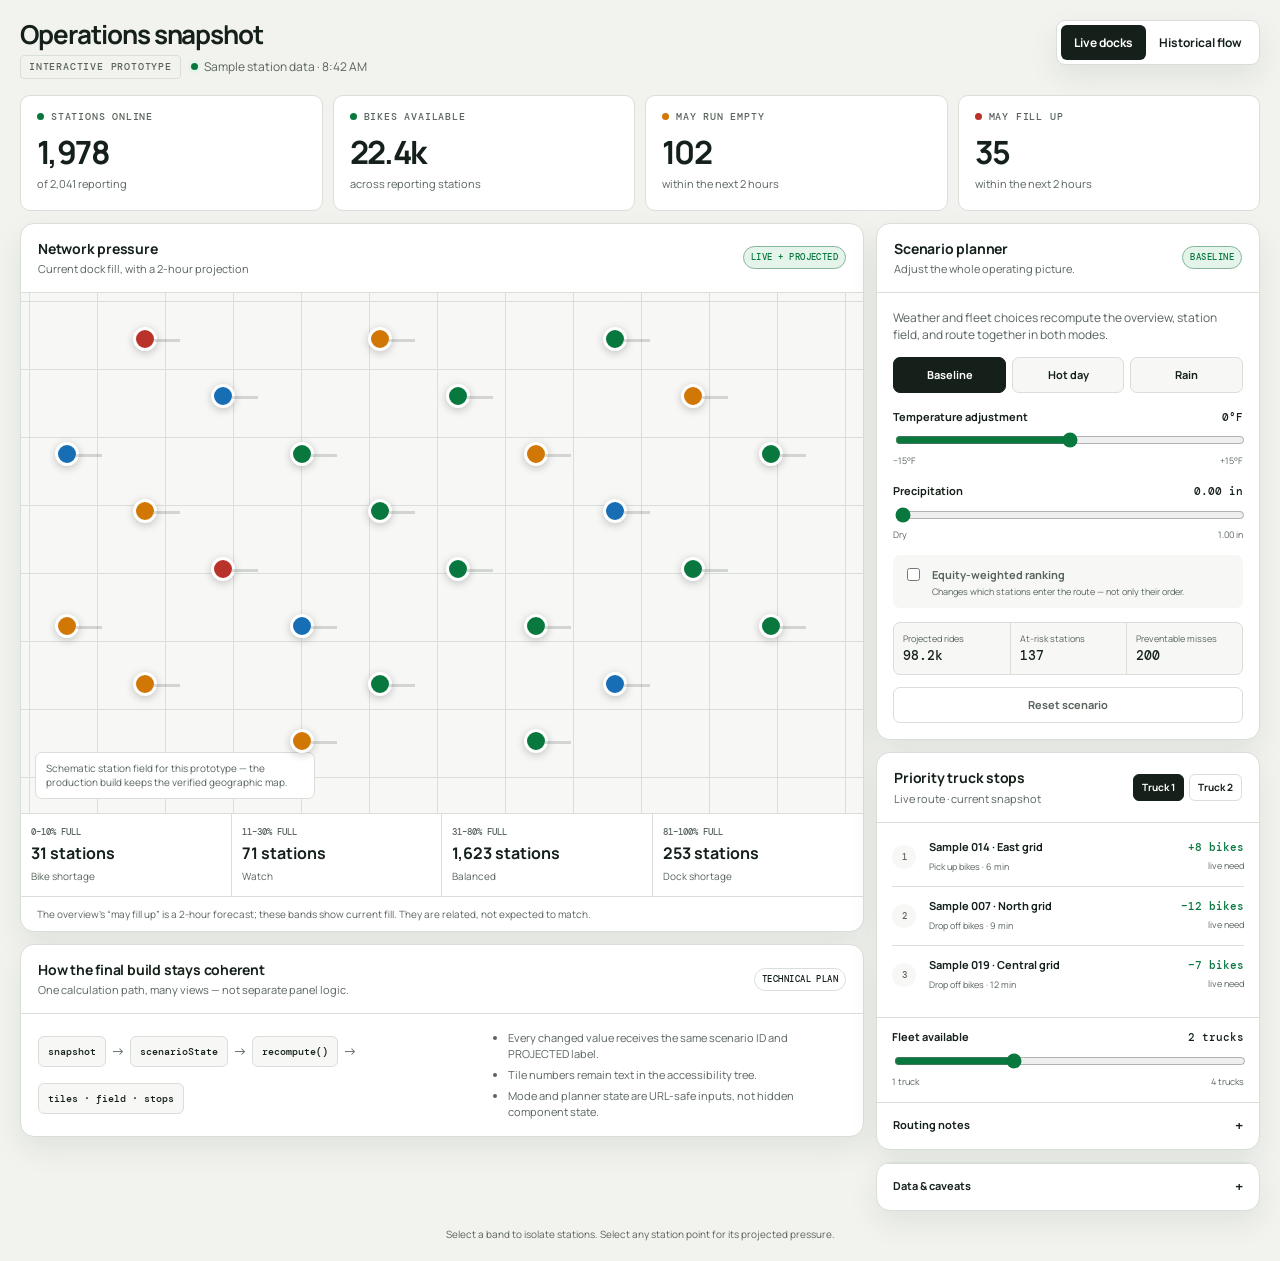
<file: Citi Bike Dashboard Redesign Mockup.html>
<!doctype html>
<html lang="en">
<head>
  <meta charset="utf-8" />
  <meta name="viewport" content="width=device-width, initial-scale=1, viewport-fit=cover" />
  <meta name="color-scheme" content="light dark" />
  <link rel="icon" href="data:," />
  <title>Citi Bike Dashboard Redesign Mockup</title>
  <style>
    @import url('https://fonts.googleapis.com/css2?family=DM+Mono:wght@400;500&family=Manrope:wght@400;500;600;700&display=swap');
    :root{
      color-scheme:light dark;
      --bg:#f2f3ef;--panel:#ffffff;--panel-2:#f7f8f5;--ink:#142019;--muted:#59645d;--line:#d8ded8;
      --green:#08783e;--green-soft:#e4f4ea;--lime:#b8dd2a;--amber:#d17705;--red:#b9332a;--blue:#176eb5;
      --shadow:0 12px 30px rgba(16,34,24,.08);--radius:14px;
    }
    @media(prefers-color-scheme:dark){:root{
      --bg:#0d130f;--panel:#151c17;--panel-2:#1b231d;--ink:#edf4ee;--muted:#aeb9b1;--line:#344039;
      --green:#62d68f;--green-soft:#193526;--lime:#c6e85a;--amber:#f0ab45;--red:#ef766d;--blue:#71b8ec;
      --shadow:0 14px 36px rgba(0,0,0,.26)
    }}
    *{box-sizing:border-box}html{background:var(--bg)}body{margin:0;background:var(--bg);color:var(--ink);font-family:Manrope,system-ui,sans-serif;font-size:14px;line-height:1.45}
    button,input{font:inherit}button{color:inherit}.shell{max-width:1580px;margin:auto;padding:20px}.topline{display:flex;align-items:flex-start;justify-content:space-between;gap:20px;margin-bottom:16px}.topline h1{font-size:26px;line-height:1.1;margin:0 0 6px;letter-spacing:-.04em}.subline{display:flex;gap:10px;align-items:center;flex-wrap:wrap;color:var(--muted);font-size:12px}.demo-tag{font:500 10px/1 DM Mono,monospace;letter-spacing:.08em;text-transform:uppercase;padding:6px 8px;border:1px solid var(--line);border-radius:4px}.fresh{display:inline-flex;gap:6px;align-items:center}.fresh:before{content:"";width:7px;height:7px;background:var(--green);border-radius:50%;box-shadow:0 0 0 3px var(--green-soft)}
    .mode{display:flex;background:var(--panel);padding:4px;border:1px solid var(--line);border-radius:9px;box-shadow:var(--shadow)}.mode button{border:0;background:transparent;padding:9px 13px;border-radius:6px;font-weight:700;font-size:12px;cursor:pointer}.mode button.active{background:var(--ink);color:var(--panel)}
    .tiles{display:grid;grid-template-columns:repeat(4,minmax(0,1fr));gap:10px;margin-bottom:12px}.tile{position:relative;background:var(--panel);border:1px solid var(--line);padding:15px 16px 13px;border-radius:10px;min-height:116px}.tile-label{font:500 10px/1.2 DM Mono,monospace;text-transform:uppercase;letter-spacing:.08em;color:var(--muted);display:flex;align-items:center;gap:7px}.dot{width:7px;height:7px;border-radius:50%;background:var(--green)}.tile:nth-child(3) .dot{background:var(--amber)}.tile:nth-child(4) .dot{background:var(--red)}.tile-value{font-size:32px;font-weight:700;letter-spacing:-.05em;line-height:1;margin:13px 0 8px}.tile-note{color:var(--muted);font-size:11px;padding-right:58px}.projection{position:absolute;right:10px;bottom:10px;font:500 9px/1 DM Mono,monospace;letter-spacing:.05em;text-transform:uppercase;padding:5px 6px;border-radius:4px;color:var(--green);background:var(--green-soft);display:none}.projected .projection{display:block}
    .layout{display:grid;grid-template-columns:minmax(0,1.65fr) minmax(350px,.75fr);gap:12px;align-items:start}.maincol,.sidecol{display:grid;gap:12px}.panel{background:var(--panel);border:1px solid var(--line);border-radius:var(--radius);box-shadow:var(--shadow);overflow:hidden}.panel-head{display:flex;align-items:center;justify-content:space-between;gap:12px;padding:15px 17px;border-bottom:1px solid var(--line)}.panel-head h2{font-size:14px;margin:0;letter-spacing:-.015em}.panel-head p{margin:2px 0 0;color:var(--muted);font-size:11px}.pill{font:500 9px/1 DM Mono,monospace;text-transform:uppercase;letter-spacing:.05em;padding:6px 7px;border:1px solid var(--line);border-radius:999px;white-space:nowrap}.pill.live{color:var(--green);border-color:color-mix(in srgb,var(--green) 40%,var(--line));background:var(--green-soft)}
    .network-wrap{position:relative;min-height:520px;background:var(--panel-2);overflow:hidden}.network{display:grid;grid-template-columns:repeat(10,1fr);grid-template-rows:repeat(8,1fr);gap:8px;padding:34px;min-height:520px;background-image:linear-gradient(var(--line) 1px,transparent 1px),linear-gradient(90deg,var(--line) 1px,transparent 1px);background-size:68px 68px;background-position:8px 8px}.station{width:24px;height:24px;border-radius:50%;border:3px solid var(--panel);box-shadow:0 2px 8px rgba(0,0,0,.22);cursor:pointer;position:relative;z-index:2;transition:transform .15s,opacity .15s}.station:hover,.station:focus-visible{transform:scale(1.28);outline:2px solid var(--ink);outline-offset:2px}.station.low{background:var(--red)}.station.watch{background:var(--amber)}.station.good{background:var(--green)}.station.full{background:var(--blue)}.station.dim{opacity:.14}.station::after{content:"";position:absolute;width:26px;height:3px;background:color-mix(in srgb,var(--ink) 16%,transparent);left:18px;top:9px;z-index:-1}.s1{grid-area:1/2}.s2{grid-area:1/5}.s3{grid-area:1/8}.s4{grid-area:2/3}.s5{grid-area:2/6}.s6{grid-area:2/9}.s7{grid-area:3/1}.s8{grid-area:3/4}.s9{grid-area:3/7}.s10{grid-area:3/10}.s11{grid-area:4/2}.s12{grid-area:4/5}.s13{grid-area:4/8}.s14{grid-area:5/3}.s15{grid-area:5/6}.s16{grid-area:5/9}.s17{grid-area:6/1}.s18{grid-area:6/4}.s19{grid-area:6/7}.s20{grid-area:6/10}.s21{grid-area:7/2}.s22{grid-area:7/5}.s23{grid-area:7/8}.s24{grid-area:8/4}.s25{grid-area:8/7}.map-veil{position:absolute;inset:0;pointer-events:none;background:linear-gradient(105deg,rgba(255,255,255,.04),transparent)}.geo-note{position:absolute;left:14px;bottom:14px;background:var(--panel);border:1px solid var(--line);border-radius:7px;padding:8px 10px;color:var(--muted);font-size:10px;max-width:280px}.tip{position:absolute;z-index:4;width:215px;background:var(--ink);color:var(--panel);padding:12px;border-radius:8px;box-shadow:var(--shadow);display:none}.tip.show{display:block}.tip strong{display:block;margin-bottom:4px}.tip span{font-size:11px;opacity:.8}.tip-grid{display:grid;grid-template-columns:1fr 1fr;gap:7px;margin-top:9px}.tip-grid b{font:500 12px DM Mono,monospace}
    .legend{display:grid;grid-template-columns:repeat(4,1fr);border-top:1px solid var(--line)}.band{border:0;background:var(--panel);padding:12px 10px;text-align:left;cursor:pointer;border-right:1px solid var(--line)}.band:last-child{border-right:0}.band.active{background:var(--panel-2)}.band-k{font:500 9px DM Mono,monospace;text-transform:uppercase;color:var(--muted)}.band-v{font-size:16px;font-weight:700;margin:4px 0}.band-desc{font-size:10px;color:var(--muted)}
    .micro-explain{padding:10px 16px;border-top:1px solid var(--line);font-size:10px;color:var(--muted)}
    .planner{padding:16px}.planner-intro{font-size:12px;color:var(--muted);margin:0 0 13px}.presets{display:grid;grid-template-columns:repeat(3,1fr);gap:6px}.preset{border:1px solid var(--line);background:var(--panel-2);border-radius:7px;padding:9px 6px;cursor:pointer;font-weight:700;font-size:11px}.preset.active{background:var(--ink);color:var(--panel);border-color:var(--ink)}.control{margin-top:16px}.control-line{display:flex;align-items:center;justify-content:space-between;gap:12px;margin-bottom:6px}.control label{font-weight:700;font-size:11px}.mono{font:500 11px DM Mono,monospace}.control input[type=range]{width:100%;accent-color:var(--green)}.scale{display:flex;justify-content:space-between;color:var(--muted);font-size:9px}.checkline{margin-top:14px;background:var(--panel-2);padding:10px;border-radius:7px;display:flex;gap:9px;align-items:flex-start}.checkline input{margin-top:3px;accent-color:var(--green)}.checkline strong{font-size:11px;display:block}.checkline span{font-size:9px;color:var(--muted);display:block;margin-top:2px}.impact{display:grid;grid-template-columns:repeat(3,1fr);gap:1px;background:var(--line);border:1px solid var(--line);border-radius:7px;overflow:hidden;margin-top:14px}.impact>div{background:var(--panel-2);padding:9px}.impact small{display:block;color:var(--muted);font-size:9px}.impact b{font:500 13px DM Mono,monospace}.reset{width:100%;border:1px solid var(--line);background:transparent;border-radius:7px;padding:9px;margin-top:12px;cursor:pointer;color:var(--muted);font-weight:700;font-size:11px}
    .tabs{display:flex;gap:5px}.tabs button{border:1px solid var(--line);background:transparent;border-radius:6px;padding:5px 8px;font-size:10px;font-weight:700;cursor:pointer}.tabs button.active{background:var(--ink);color:var(--panel);border-color:var(--ink)}.stops{padding:5px 15px 13px}.stop{display:grid;grid-template-columns:28px 1fr auto;align-items:center;gap:9px;padding:11px 0;border-bottom:1px solid var(--line)}.stop:last-child{border:0}.rank{width:24px;height:24px;border-radius:50%;background:var(--panel-2);display:grid;place-items:center;font:500 10px DM Mono,monospace}.stop strong{font-size:11px;display:block}.stop span{font-size:9px;color:var(--muted)}.move{text-align:right}.move b{font:500 11px DM Mono,monospace;color:var(--green);display:block}.move span{font-size:9px}.fleet{padding:11px 15px 14px;border-top:1px solid var(--line)}.fleet .control{margin-top:0}
    details{border-top:1px solid var(--line)}summary{list-style:none;cursor:pointer;padding:14px 16px;font-weight:700;font-size:11px;display:flex;justify-content:space-between}summary::-webkit-details-marker{display:none}summary:after{content:"+";font:500 14px DM Mono,monospace}details[open] summary:after{content:"−"}.details-body{padding:0 16px 16px;color:var(--muted);font-size:11px}.details-body code{font-family:DM Mono,monospace;color:var(--ink)}
    .tech{padding:16px 17px;display:grid;grid-template-columns:1.1fr .9fr;gap:18px}.flow{display:flex;gap:5px;align-items:center;flex-wrap:wrap}.node{border:1px solid var(--line);border-radius:6px;padding:8px 9px;font:500 10px DM Mono,monospace;background:var(--panel-2)}.arrow{color:var(--muted)}.tech ul{margin:0;padding-left:17px;color:var(--muted);font-size:11px}.tech li+li{margin-top:5px}
    .mobile-nav{display:none}.footer-note{padding:16px 0 0;color:var(--muted);font-size:10px;text-align:center}
    @media(max-width:980px){.layout{grid-template-columns:1fr}.sidecol{grid-row:1}.network-wrap,.network{min-height:480px}.tiles{grid-template-columns:repeat(2,1fr)}}
    @media(max-width:620px){.shell{padding:12px}.topline{align-items:stretch;flex-direction:column}.mode{width:100%}.mode button{flex:1}.tiles{grid-template-columns:1fr 1fr;gap:7px}.tile{min-height:110px;padding:12px}.tile-value{font-size:27px}.tile-note{padding-right:0}.projection{position:static;display:none;width:max-content;margin-top:7px}.projected .projection{display:block}.layout{display:block}.maincol,.sidecol{display:block}.panel{margin-bottom:10px}.network-wrap,.network{min-height:390px}.network{grid-template-columns:repeat(7,1fr);grid-template-rows:repeat(8,1fr);padding:24px 20px;gap:5px;background-size:52px 52px}.station:nth-of-type(n+19){display:none}.legend{grid-template-columns:1fr 1fr}.band:nth-child(2){border-right:0}.band:nth-child(-n+2){border-bottom:1px solid var(--line)}.presets{grid-template-columns:1fr}.tech{grid-template-columns:1fr}.panel-head{padding:13px}.geo-note{right:12px;max-width:none}.tip{width:190px}.footer-note{padding-bottom:10px}}
    @media(prefers-reduced-motion:reduce){*{scroll-behavior:auto!important;transition:none!important}}
  </style>
</head>
<body>
<main class="shell">
  <header class="topline">
    <div>
      <h1>Operations snapshot</h1>
      <div class="subline"><span class="demo-tag">Interactive prototype</span><span class="fresh">Sample station data · 8:42 AM</span></div>
    </div>
    <div class="mode" role="group" aria-label="Data mode">
      <button type="button" data-mode="live" class="active" aria-pressed="true">Live docks</button>
      <button type="button" data-mode="history" aria-pressed="false">Historical flow</button>
    </div>
  </header>

  <section class="tiles" aria-label="Network overview">
    <article class="tile"><div class="tile-label"><i class="dot"></i>Stations online</div><div class="tile-value" data-metric="online">1,978</div><div class="tile-note">of 2,041 reporting</div><span class="projection">Projected</span></article>
    <article class="tile"><div class="tile-label"><i class="dot"></i>Bikes available</div><div class="tile-value" data-metric="bikes">22.4k</div><div class="tile-note">across reporting stations</div><span class="projection">Projected</span></article>
    <article class="tile"><div class="tile-label"><i class="dot"></i>May run empty</div><div class="tile-value" data-metric="empty">102</div><div class="tile-note">within the next 2 hours</div><span class="projection">Projected</span></article>
    <article class="tile"><div class="tile-label"><i class="dot"></i>May fill up</div><div class="tile-value" data-metric="full">35</div><div class="tile-note">within the next 2 hours</div><span class="projection">Projected</span></article>
  </section>

  <section class="layout">
    <div class="maincol">
      <section class="panel" aria-labelledby="field-title">
        <div class="panel-head"><div><h2 id="field-title">Network pressure</h2><p id="field-sub">Current dock fill, with a 2-hour projection</p></div><span class="pill live" id="field-pill">Live + projected</span></div>
        <div class="network-wrap">
          <div class="network" id="network" aria-label="Abstract sample station network; select a point for details"></div>
          <div class="map-veil"></div>
          <div class="tip" id="tip" role="status" aria-live="polite"></div>
          <div class="geo-note">Schematic station field for this prototype — the production build keeps the verified geographic map.</div>
        </div>
        <div class="legend" id="legend">
          <button class="band" data-filter="low"><div class="band-k">0–10% full</div><div class="band-v"><span data-band="low">31</span> stations</div><div class="band-desc">Bike shortage</div></button>
          <button class="band" data-filter="watch"><div class="band-k">11–30% full</div><div class="band-v"><span data-band="watch">71</span> stations</div><div class="band-desc">Watch</div></button>
          <button class="band" data-filter="good"><div class="band-k">31–80% full</div><div class="band-v"><span data-band="good">1,623</span> stations</div><div class="band-desc">Balanced</div></button>
          <button class="band" data-filter="full"><div class="band-k">81–100% full</div><div class="band-v"><span data-band="full">253</span> stations</div><div class="band-desc">Dock shortage</div></button>
        </div>
        <div class="micro-explain">The overview’s “may fill up” is a 2-hour forecast; these bands show current fill. They are related, not expected to match.</div>
      </section>

      <section class="panel" aria-labelledby="tech-title">
        <div class="panel-head"><div><h2 id="tech-title">How the final build stays coherent</h2><p>One calculation path, many views — not separate panel logic.</p></div><span class="pill">Technical plan</span></div>
        <div class="tech">
          <div class="flow" aria-label="State flow diagram"><span class="node">snapshot</span><span class="arrow">→</span><span class="node">scenarioState</span><span class="arrow">→</span><span class="node">recompute()</span><span class="arrow">→</span><span class="node">tiles · field · stops</span></div>
          <ul><li>Every changed value receives the same scenario ID and PROJECTED label.</li><li>Tile numbers remain text in the accessibility tree.</li><li>Mode and planner state are URL-safe inputs, not hidden component state.</li></ul>
        </div>
      </section>
    </div>

    <aside class="sidecol">
      <section class="panel" aria-labelledby="planner-title">
        <div class="panel-head"><div><h2 id="planner-title">Scenario planner</h2><p>Adjust the whole operating picture.</p></div><span class="pill live" id="scenario-label">Baseline</span></div>
        <div class="planner">
          <p class="planner-intro">Weather and fleet choices recompute the overview, station field, and route together in both modes.</p>
          <div class="presets" role="group" aria-label="Weather presets">
            <button class="preset active" data-preset="baseline">Baseline</button><button class="preset" data-preset="hot">Hot day</button><button class="preset" data-preset="rain">Rain</button>
          </div>
          <div class="control"><div class="control-line"><label for="temp">Temperature adjustment</label><output id="tempOut" class="mono">0°F</output></div><input id="temp" type="range" min="-15" max="15" value="0" step="1"><div class="scale"><span>−15°F</span><span>+15°F</span></div></div>
          <div class="control"><div class="control-line"><label for="rain">Precipitation</label><output id="rainOut" class="mono">0.00 in</output></div><input id="rain" type="range" min="0" max="100" value="0" step="5"><div class="scale"><span>Dry</span><span>1.00 in</span></div></div>
          <label class="checkline"><input id="equity" type="checkbox"><span><strong>Equity-weighted ranking</strong><span>Changes which stations enter the route — not only their order.</span></span></label>
          <div class="impact"><div><small>Projected rides</small><b id="rides">98.2k</b></div><div><small>At-risk stations</small><b id="risk">137</b></div><div><small>Preventable misses</small><b id="miss">218</b></div></div>
          <button class="reset" type="button" id="reset">Reset scenario</button>
        </div>
      </section>

      <section class="panel" aria-labelledby="stops-title">
        <div class="panel-head"><div><h2 id="stops-title">Priority truck stops</h2><p id="route-caption">Live route · current snapshot</p></div><div class="tabs" role="group" aria-label="Truck route"><button class="active" data-truck="1">Truck 1</button><button data-truck="2">Truck 2</button></div></div>
        <div class="stops" id="stops"></div>
        <div class="fleet"><div class="control"><div class="control-line"><label for="fleet">Fleet available</label><output id="fleetOut" class="mono">2 trucks</output></div><input id="fleet" type="range" min="1" max="4" value="2" step="1"><div class="scale"><span>1 truck</span><span>4 trucks</span></div></div></div>
        <details><summary>Routing notes</summary><div class="details-body">Stops update from the same <code>recompute(mode, scenario)</code> result as the overview. The production version would use verified station records and travel-time constraints.</div></details>
      </section>

      <section class="panel"><details><summary>Data & caveats</summary><div class="details-body">This page is an interactive design prototype with sample values, not a live operations feed. It demonstrates the intended information architecture and cross-panel behavior before implementation against the real Citi Bike pipeline.</div></details></section>
    </aside>
  </section>
  <div class="footer-note">Select a band to isolate stations. Select any station point for its projected pressure.</div>
</main>
<script>
(() => {
  const $ = s => document.querySelector(s), $$ = s => [...document.querySelectorAll(s)];
  const state = {mode:'live', preset:'baseline', temp:0, rain:0, equity:false, fleet:2, truck:1, filter:null};
  const stations = Array.from({length:25}, (_,i)=>({
    id:i+1, base:[8,24,48,86,65,19,92,38,13,74,29,57,83,6,43,78,21,96,34,69,15,54,88,27,61][i]
  }));
  function band(fill){return fill<=10?'low':fill<=30?'watch':fill<=80?'good':'full'}
  function scenarioName(){return state.preset==='baseline'?'Baseline':state.preset==='hot'?'Hot day':'Rain'}
  function delta(){return Math.round(state.temp*.55 - state.rain*.12 + (state.mode==='history'?3:0))}
  function fillFor(s){return Math.max(1,Math.min(99,s.base+delta()+((s.id%4)-2)*Math.round(state.rain/28)))}
  function metric(selector,value){document.querySelector(`[data-metric="${selector}"]`).textContent=value}
  function renderStations(){
    const net=$('#network'); net.innerHTML='';
    stations.forEach((s,i)=>{const fill=fillFor(s), b=band(fill), btn=document.createElement('button');btn.className=`station ${b} s${i+1}${state.filter&&state.filter!==b?' dim':''}`;btn.setAttribute('aria-label',`Sample station ${String(s.id).padStart(3,'0')}, ${fill}% full`);btn.addEventListener('click',e=>showTip(e,s,fill,b));net.append(btn)})
  }
  function showTip(e,s,fill,b){const t=$('#tip');t.innerHTML=`<strong>Sample station ${String(s.id).padStart(3,'0')}</strong><span>${state.mode==='live'?'Current fill + two-hour pressure':'Typical AM flow'} · ${scenarioName()}</span><div class="tip-grid"><div><span>Dock fill</span><br><b>${fill}%</b></div><div><span>Status</span><br><b>${b==='low'?'Bike need':b==='full'?'Dock need':'Balanced'}</b></div></div>`;const rect=$('.network-wrap').getBoundingClientRect(), r=e.currentTarget.getBoundingClientRect();t.style.left=Math.min(rect.width-225,Math.max(8,r.left-rect.left+28))+'px';t.style.top=Math.min(rect.height-120,Math.max(8,r.top-rect.top-20))+'px';t.classList.add('show')}
  function routeData(){
    const hot=state.temp>5, wet=state.rain>30, eq=state.equity;
    const a=state.truck===1?[
      ['Sample 014 · East grid','Pick up',hot?'+11':'+8'],['Sample 007 · North grid','Drop off',wet?'−9':'−12'],[eq?'Sample 021 · Access zone':'Sample 019 · Central grid','Drop off','−7']
    ]:[
      ['Sample 004 · West grid','Drop off',hot?'−10':'−6'],['Sample 023 · South grid','Pick up',wet?'+12':'+9'],[eq?'Sample 011 · Access zone':'Sample 016 · East grid','Pick up','+6']
    ]; return a;
  }
  function renderStops(){
    $('#stops').innerHTML=routeData().map((x,i)=>`<div class="stop"><span class="rank">${i+1}</span><div><strong>${x[0]}</strong><span>${x[1]} bikes · ${6+i*3} min</span></div><div class="move"><b>${x[2]} bikes</b><span>${state.mode==='live'?'live need':'typical need'}</span></div></div>`).join('');
  }
  function render(){
    const applied=state.preset!=='baseline'||state.temp!==0||state.rain!==0;
    const d=delta(), rides=Math.max(61,98.2+state.temp*.62-state.rain*.21), risk=Math.max(58,137+Math.abs(d)*3+Math.round(state.rain*.18)), misses=Math.max(70,218+Math.abs(d)*6-state.fleet*9);
    metric('online',state.mode==='live'?'1,978':'1,941'); metric('bikes',(22.4+d*.08).toFixed(1)+'k'); metric('empty',String(Math.max(38,102-d*2+Math.round(state.rain*.22)))); metric('full',String(Math.max(18,35+d+Math.round(state.rain*.08))));
    $$('.tile').forEach((el,i)=>el.classList.toggle('projected',applied&&i>0));
    const bands={low:31,watch:71,good:1623,full:253}; if(applied){bands.low+=Math.max(0,-d)+Math.round(state.rain/12);bands.watch+=Math.abs(d)*2;bands.good-=Math.abs(d)*4+Math.round(state.rain/10);bands.full+=Math.max(0,d)+Math.round(state.rain/20)}
    Object.entries(bands).forEach(([k,v])=>$(`[data-band="${k}"]`).textContent=v.toLocaleString());
    $('#rides').textContent=rides.toFixed(1)+'k';$('#risk').textContent=risk;$('#miss').textContent=misses;
    $('#scenario-label').textContent=scenarioName();$('#route-caption').textContent=`${state.mode==='live'?'Live route · current snapshot':'Historical route · AM window'}${applied?' + '+scenarioName():''}`;
    $('#field-sub').textContent=state.mode==='live'?'Current dock fill, with a 2-hour projection':'Typical AM flow, by station pressure';$('#field-pill').textContent=state.mode==='live'?'Live + projected':'Historical AM';
    $('#tempOut').textContent=(state.temp>0?'+':'')+state.temp+'°F';$('#rainOut').textContent=(state.rain/100).toFixed(2)+' in';$('#fleetOut').textContent=state.fleet+' truck'+(state.fleet>1?'s':'');
    renderStations();renderStops();
  }
  $$('.mode button').forEach(b=>b.onclick=()=>{state.mode=b.dataset.mode;$$('.mode button').forEach(x=>{x.classList.toggle('active',x===b);x.setAttribute('aria-pressed',x===b)});render()});
  $$('.preset').forEach(b=>b.onclick=()=>{state.preset=b.dataset.preset;if(state.preset==='baseline'){state.temp=0;state.rain=0}else if(state.preset==='hot'){state.temp=12;state.rain=0}else{state.temp=-4;state.rain=65}$('#temp').value=state.temp;$('#rain').value=state.rain;$$('.preset').forEach(x=>x.classList.toggle('active',x===b));render()});
  $('#temp').oninput=e=>{state.temp=+e.target.value;state.preset='custom';$$('.preset').forEach(x=>x.classList.remove('active'));render()};$('#rain').oninput=e=>{state.rain=+e.target.value;state.preset='custom';$$('.preset').forEach(x=>x.classList.remove('active'));render()};
  $('#equity').onchange=e=>{state.equity=e.target.checked;render()};$('#fleet').oninput=e=>{state.fleet=+e.target.value;render()};
  $$('.tabs button').forEach(b=>b.onclick=()=>{state.truck=+b.dataset.truck;$$('.tabs button').forEach(x=>x.classList.toggle('active',x===b));renderStops()});
  $$('.band').forEach(b=>b.onclick=()=>{state.filter=state.filter===b.dataset.filter?null:b.dataset.filter;$$('.band').forEach(x=>x.classList.toggle('active',state.filter===x.dataset.filter));renderStations()});
  $('#reset').onclick=()=>{Object.assign(state,{preset:'baseline',temp:0,rain:0,equity:false,fleet:2,filter:null});$('#temp').value=0;$('#rain').value=0;$('#equity').checked=false;$('#fleet').value=2;$$('.preset').forEach(x=>x.classList.toggle('active',x.dataset.preset==='baseline'));$$('.band').forEach(x=>x.classList.remove('active'));render()};
  document.addEventListener('click',e=>{if(!e.target.classList.contains('station'))$('#tip').classList.remove('show')}); render();
})();
</script>
</body>
</html>
</file>
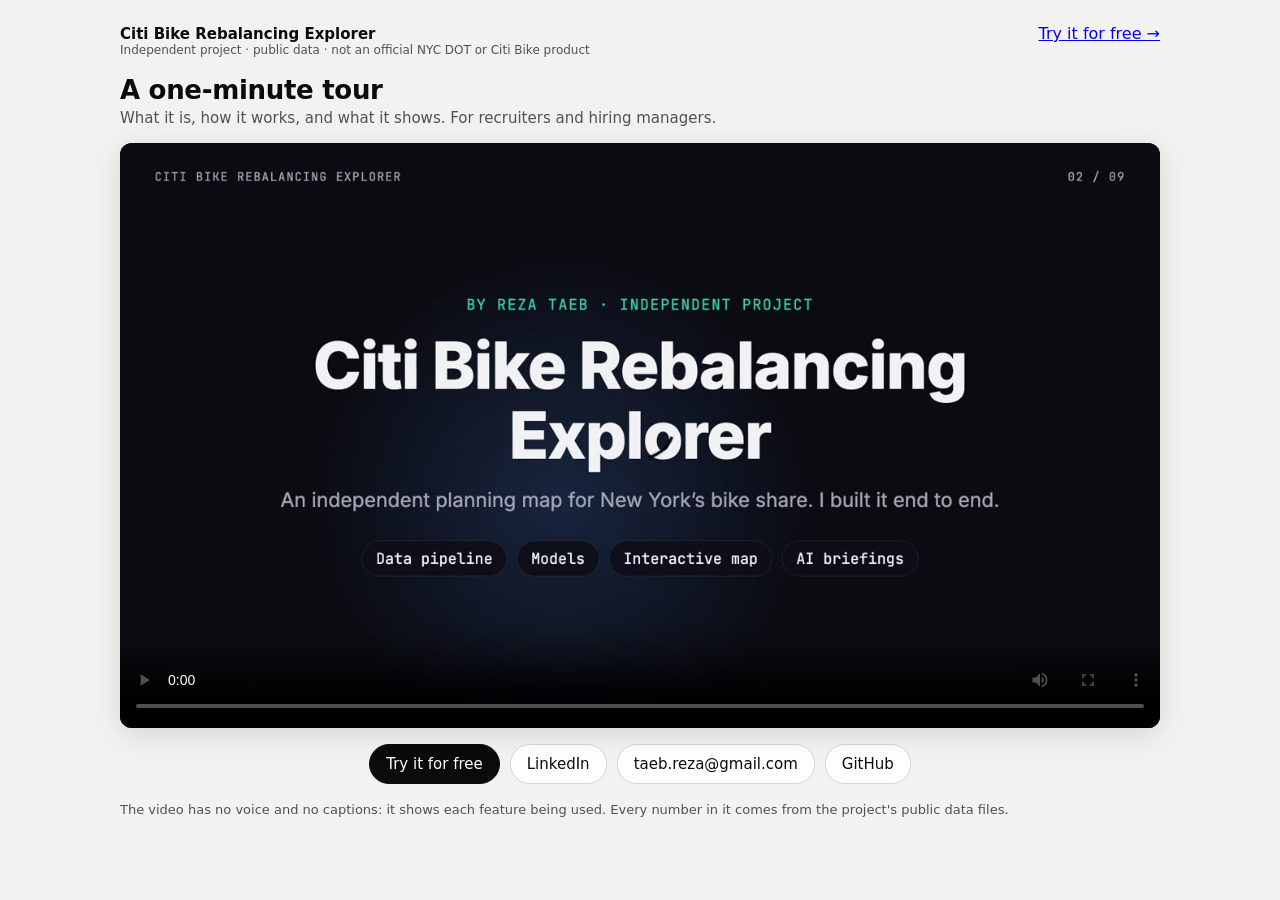
<file: video.html>
<!doctype html>
<html lang="en">
<head>
<meta charset="utf-8">
<meta name="viewport" content="width=device-width, initial-scale=1">
<title>Video Tour · Citi Bike Rebalancing Explorer</title>
<link rel="icon" href="data:,">
<meta name="description" content="A one-minute tour of the Citi Bike Rebalancing Explorer, by Reza Taeb.">
<style>
  /* Same light palette and system font as dashboard.html. */
  :root { --bg: #f3f2f0; --card: #ffffff; --ink: #0b0b0b; --muted: #52514e; --line: #d8d7d3; --accent: #c9832b; }
  html, body { margin: 0; padding: 0; background: var(--bg); color: var(--ink); font-family: system-ui, -apple-system, "Segoe UI", sans-serif; }
  main { max-width: 1040px; margin: 0 auto; padding: 24px 16px 48px; }
  header { display: flex; justify-content: space-between; align-items: baseline; gap: 12px; flex-wrap: wrap; margin-bottom: 18px; }
  .brand { font-weight: 700; font-size: 15px; }
  .brand small { display: block; font-weight: 400; color: var(--muted); font-size: 12px; }
  h1 { font-size: 26px; margin: 0 0 4px; letter-spacing: -0.3px; }
  .sub { color: var(--muted); margin: 0 0 16px; font-size: 15px; }
  .player { position: relative; border-radius: 12px; overflow: hidden; background: #0b0b12; box-shadow: 0 6px 30px rgba(0,0,0,0.12); }
  video { display: block; width: 100%; height: auto; }
  /* The video's last slide, rebuilt in HTML so its links can be clicked. */
  /* Solid, so the slide's own text never shows through; stops short of the
     bottom so the video's controls (scrubber, play) stay usable. */
  .endcard { position: absolute; inset: 0 0 56px 0; display: flex; flex-direction: column; align-items: center; justify-content: center; gap: 14px;
    background: #0b0b12; color: #f2f2f5; text-align: center; padding: 16px; }
  .endcard.hidden { display: none; }
  /* Light card for videos on the light (Paper) palette, matching their last slide. */
  .endcard.light { background: #f5f2eb; color: #1c1b19; }
  .endcard.light .name { color: #55514a; }
  .endcard.light .links a, .endcard.light .links button { color: #1c1b19; border-color: rgba(28,27,25,0.3); }
  .endcard.light .links a.primary { background: #0e7c61; color: #fff; border-color: #0e7c61; }
  .endcard h2 { margin: 0; font-size: clamp(22px, 4vw, 40px); letter-spacing: -0.5px; }
  .endcard .name { color: #a3a3b5; font-size: 14px; }
  .links { display: flex; flex-wrap: wrap; gap: 10px; justify-content: center; }
  .links a, .links button { font: inherit; font-size: 15px; text-decoration: none; padding: 10px 16px; border-radius: 22px; cursor: pointer;
    border: 1px solid var(--line); background: var(--card); color: var(--ink); }
  .links a.primary { background: var(--ink); color: #fff; border-color: var(--ink); }
  .endcard .links a, .endcard .links button { background: transparent; color: #f2f2f5; border-color: rgba(255,255,255,0.35); }
  .endcard .links a.primary { background: #2dd4a7; color: #0b0b12; border-color: #2dd4a7; }
  .links a:focus-visible, .links button:focus-visible { outline: 3px solid var(--accent); outline-offset: 2px; }
  .below { margin-top: 16px; }
  .note { color: var(--muted); font-size: 13px; margin-top: 18px; }
  @media (prefers-color-scheme: dark) {
    :root:not([data-theme="light"]) { --bg: #121216; --card: #1c1c22; --ink: #f2f2f5; --muted: #a3a3b5; --line: #34343e; }
    :root:not([data-theme="light"]) .links a.primary { background: #f2f2f5; color: #0b0b0b; border-color: #f2f2f5; }
  }
  :root[data-theme="dark"] { --bg: #121216; --card: #1c1c22; --ink: #f2f2f5; --muted: #a3a3b5; --line: #34343e; }
</style>
</head>
<body data-video="hiring">
<main>
  <header>
    <div class="brand">Citi Bike Rebalancing Explorer<small>Independent project · public data · not an official NYC DOT or Citi Bike product</small></div>
    <a href="https://nyc-citibike-rebalancing.vercel.app/">Try it for free →</a>
  </header>

  <h1 id="tour-title"></h1>
  <p class="sub" id="tour-sub"></p>

  <div class="player" id="player">
    <video id="tour" controls playsinline preload="metadata"></video>
    <div class="endcard" id="endcard" role="region" aria-label="Links">
      <h2 id="endcard-title">Try it for free.</h2>
      <div class="links">
        <a class="primary" href="https://nyc-citibike-rebalancing.vercel.app/">Try it for free</a>
        <a href="https://www.linkedin.com/in/reza-taeb/" target="_blank" rel="noopener">LinkedIn</a>
        <a href="mailto:taeb.reza@gmail.com">Email</a>
        <a href="https://github.com/rezataeb/nyc-citibike-rebalancing" target="_blank" rel="noopener">GitHub</a>
        <button type="button" id="replay">Replay</button>
      </div>
      <div class="name">Reza Taeb</div>
    </div>
  </div>

  <div class="links below" aria-label="Links">
    <a class="primary" href="https://nyc-citibike-rebalancing.vercel.app/">Try it for free</a>
    <a href="https://www.linkedin.com/in/reza-taeb/" target="_blank" rel="noopener">LinkedIn</a>
    <a href="mailto:taeb.reza@gmail.com">taeb.reza@gmail.com</a>
    <a href="https://github.com/rezataeb/nyc-citibike-rebalancing" target="_blank" rel="noopener">GitHub</a>
  </div>
  <p class="note">The video has no voice and no captions: it shows each feature being used. Every number in it comes from the project's public data files.</p>
</main>
<script>
// A video's last slide shows its call to action, but an MP4 cannot hold
// links. So when that slide starts, a clickable copy of it covers the video,
// and it stays after the video ends. Seeking back hides it again. Links are
// absolute, so the same page works on Vercel and on Netlify.
//
// One page, two videos: <body data-video> picks the default (the Netlify
// deploy sets "dot"); ?v=hiring or ?v=dot overrides it.
const VIDEOS = {
  hiring: { title: 'A one-minute tour', lastSlideS: 8, light: false, cta: 'Try it for free.',
    sub: 'What it is, how it works, and what it shows. For recruiters and hiring managers.' },
  dot: { title: 'A 90-second tour', lastSlideS: 5, light: true, cta: 'See where it hurts and who it hits.',
    sub: 'Time change, live data, the Scenario Planner and AI briefings. For DOT planners and analysts.' },
};
// Show the card 1 s into the last slide, once its text has settled.
const endCardLead = id => VIDEOS[id].lastSlideS - 1;

// Pure rules, tested in tests/test_video_page.js.
function pickVideo(search, fallback) {
  const v = new URLSearchParams(search).get('v');
  return VIDEOS[v] ? v : (VIDEOS[fallback] ? fallback : 'hiring');
}
function endCardShouldShow(currentTime, duration, ended, lead) {
  if (ended) return true;
  if (!duration || !isFinite(duration)) return false;
  return currentTime >= duration - lead;
}

function initVideoPage() {
  const id = pickVideo(location.search, document.body.dataset.video);
  const cfg = VIDEOS[id];
  const video = document.getElementById('tour');
  const card = document.getElementById('endcard');
  document.getElementById('tour-title').textContent = cfg.title;
  document.getElementById('tour-sub').textContent = cfg.sub;
  video.poster = `media/${id}_poster.jpg`;
  video.src = `media/${id}.mp4`; // no captions track: the videos carry no captions or subtitles (user rule)
  // Default state set in JS, not left to markup (CLAUDE.md standing rule).
  card.classList.add('hidden');
  card.classList.toggle('light', cfg.light);
  document.getElementById('endcard-title').textContent = cfg.cta;
  const lead = endCardLead(id);
  const update = () => card.classList.toggle('hidden', !endCardShouldShow(video.currentTime, video.duration, video.ended, lead));
  ['timeupdate', 'seeked', 'ended', 'play'].forEach(e => video.addEventListener(e, update));
  document.getElementById('replay').addEventListener('click', () => {
    video.currentTime = 0;
    card.classList.add('hidden');
    video.play();
  });
}

initVideoPage();
if (typeof module !== 'undefined') module.exports = { endCardShouldShow, endCardLead, pickVideo, VIDEOS };
</script>
</body>
</html>
</file>
